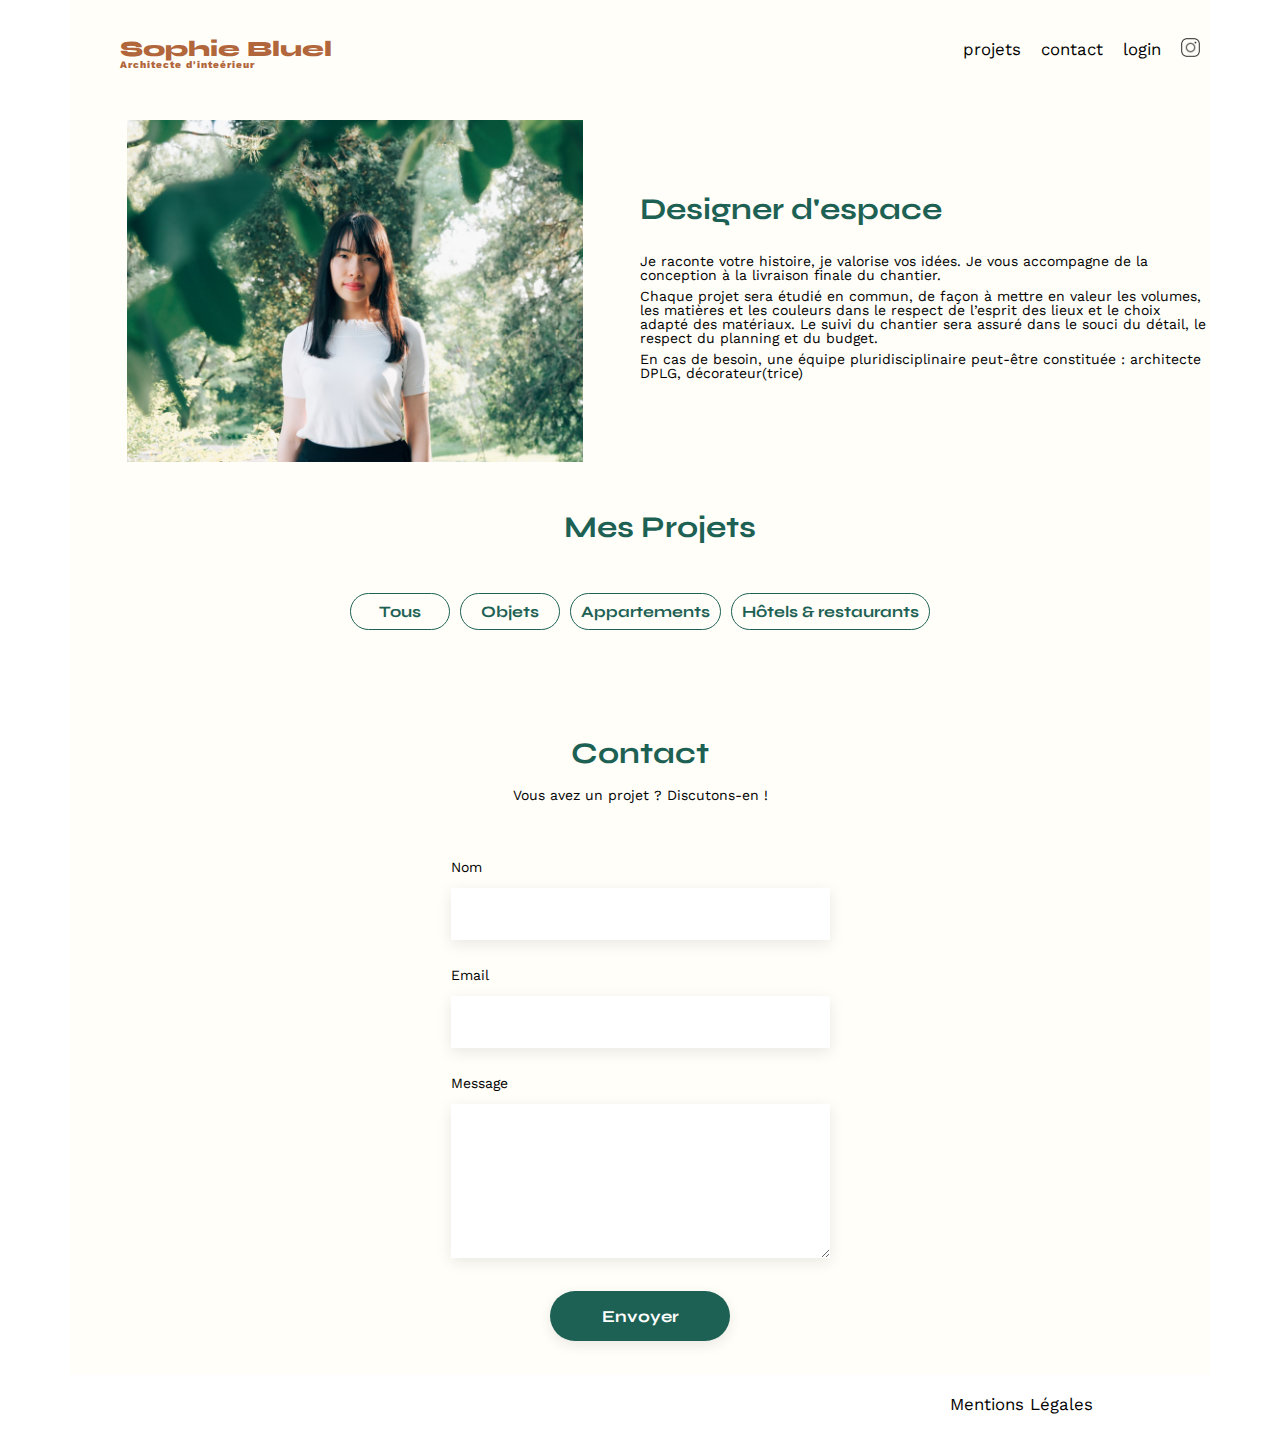
<file: FrontEnd/index.html>
<!DOCTYPE html>
<html lang="fr">
<head>
	<meta charset="UTF-8">
	<title>Sophie Bluel - Architecte d'intérieur</title>
	<meta name="viewport" content="width=device-width, initial-scale=1.0">
	<link rel="preconnect" href="https://fonts.googleapis.com">
	<link rel="preconnect" href="https://fonts.gstatic.com" crossorigin>
	<link href="https://fonts.googleapis.com/css2?family=Syne:wght@400;700;800&family=Work+Sans:wght@100;400;500&display=swap" rel="stylesheet">
	<meta name="description" content="">
	<link rel="stylesheet" href="./assets/style.css">
</head>
<body>
<header>
	<section class="admin publish">
		<div class="modify">
			<svg width="19" height="19" viewBox="0 0 19 19" fill="none" xmlns="http://www.w3.org/2000/svg">
				<path d="M8.90827 5.6194L7.0677 7.45996C6.3896 8.13807 5.70762 8.81617 5.03339 9.50203C4.87452 9.66477 4.7544 9.88177 4.7079 10.0949C4.46378 11.2147 4.22741 12.3346 3.99104 13.4544L3.8593 14.0744C3.7973 14.3766 3.87867 14.6789 4.08404 14.8842C4.24291 15.0431 4.46378 15.1322 4.69627 15.1322C4.76214 15.1322 4.82802 15.1245 4.89389 15.1129L5.57587 14.9695C6.66084 14.7409 7.74968 14.5084 8.83465 14.2836C9.08652 14.2294 9.29963 14.117 9.48175 13.9349C12.5274 10.8854 15.5731 7.8397 18.6187 4.79792C18.8435 4.57318 18.9675 4.30581 18.9985 3.97645C19.0023 3.9222 18.9985 3.86795 18.9868 3.81758C18.9675 3.74008 18.952 3.65871 18.9326 3.58121C18.89 3.38359 18.8435 3.15885 18.7505 2.94185C18.1809 1.63989 17.2354 0.709921 15.9412 0.186812C15.6816 0.0821901 15.4065 0.0473162 15.1662 0.0163172L15.1003 0.00856739C14.7516 -0.0340563 14.4339 0.0821901 14.1587 0.361182C12.415 2.11263 10.6597 3.86795 8.90827 5.6194ZM14.9725 0.942414C14.9802 0.942414 14.9841 0.942414 14.9918 0.942414L15.0577 0.950164C15.2592 0.973413 15.4452 0.996662 15.5924 1.05866C16.6464 1.4849 17.4214 2.24437 17.8903 3.31384C17.9445 3.43784 17.9794 3.59671 18.0142 3.76333C18.0259 3.82533 18.0414 3.88732 18.053 3.94932C18.0375 4.01907 18.0104 4.06557 17.9561 4.11594C14.9066 7.15772 11.8609 10.2073 8.81527 13.2529C8.7649 13.3033 8.7184 13.3265 8.64865 13.342C7.55981 13.5707 6.47484 13.7993 5.386 14.0279L4.81252 14.148L4.92102 13.6404C5.15738 12.5244 5.39375 11.4046 5.63399 10.2886C5.64174 10.2538 5.67274 10.1995 5.70762 10.1608C6.38185 9.47878 7.05608 8.80067 7.73418 8.12644L9.57475 6.28588C11.3301 4.53055 13.0854 2.77523 14.8368 1.01604C14.9105 0.954039 14.9453 0.942414 14.9725 0.942414Z" fill="white"/>
				<path d="M1.50733 4.22446H8.27287C8.53637 4.22446 8.74949 4.01134 8.74949 3.74785C8.74949 3.48436 8.53637 3.27124 8.27287 3.27124H1.50733C0.67423 3.27124 0 3.94934 0 4.77857V17.4649C0 18.298 0.678105 18.9723 1.50733 18.9723H14.1898C15.0229 18.9723 15.6972 18.2942 15.6972 17.4649V10.9745C15.6972 10.711 15.484 10.4979 15.2205 10.4979C14.957 10.4979 14.7439 10.711 14.7439 10.9745V17.4649C14.7439 17.7711 14.4921 18.0229 14.1859 18.0229H1.50733C1.20121 18.0229 0.949346 17.7711 0.949346 17.4649V4.78244C0.949346 4.47633 1.20121 4.22446 1.50733 4.22446Z" fill="white"/>
				</svg>				
			<p class="white">Mode édition</p>
		</div>
		<button id="publish-button">publier les changements</button>
	</section>
	<div class="title-nav">
		<h1>Sophie Bluel <span>Architecte d'inteérieur</span></h1>
		<nav>
			<ul>
				<li><a href="#projects">projets</a></li>
				<li><a href="#contact">contact</a></li>
				<li class="logout" id="login"><a href="login.html">login</a></li>
				<li class="admin" id="logout">logout</li>
				<li><a href="#"><img class="insta" src="./assets/icons/instagram.png" alt="Instagram"></a></li>
			</ul>
		</nav>
	</div>
</header>
<main>
	<section id="introduction">
		<figure>
			<img src="./assets/images/sophie-bluel.png" alt="">
		</figure>
		<article>
			<h2>Designer d'espace</h2>
			<p>Je raconte votre histoire, je valorise vos idées. Je vous accompagne de la conception à la livraison finale du chantier.</p>
			<p>Chaque projet sera étudié en commun, de façon à mettre en valeur les volumes, les matières et les couleurs dans le respect de l’esprit des lieux et le choix adapté des matériaux. Le suivi du chantier sera assuré dans le souci du détail, le respect du planning et du budget.</p>
			<p>En cas de besoin, une équipe pluridisciplinaire peut-être constituée : architecte DPLG, décorateur(trice)</p>
		</article>
	</section>
	<a href="#" class="admin modify intro">
		<svg width="18" height="18" viewBox="0 0 18 18" fill="none" xmlns="http://www.w3.org/2000/svg">
			<path d="M8.43856 5.32321L6.69501 7.06676C6.05264 7.70912 5.40661 8.35149 4.76792 9.00119C4.61742 9.15536 4.50363 9.36091 4.45958 9.5628C4.22833 10.6236 4.00442 11.6844 3.78051 12.7452L3.65571 13.3325C3.59698 13.6189 3.67407 13.9052 3.86861 14.0997C4.01911 14.2502 4.22833 14.3346 4.44857 14.3346C4.51097 14.3346 4.57337 14.3273 4.63577 14.3163L5.28181 14.1805C6.30959 13.9639 7.34104 13.7437 8.36882 13.5308C8.60741 13.4794 8.8093 13.3729 8.98182 13.2004C11.8669 10.3116 14.7521 7.42648 17.6372 4.54503C17.8501 4.33213 17.9676 4.07886 17.9969 3.76685C18.0006 3.71546 17.9969 3.66408 17.9859 3.61636C17.9676 3.54294 17.9529 3.46586 17.9345 3.39245C17.8941 3.20525 17.8501 2.99235 17.762 2.78679C17.2224 1.55346 16.3268 0.672502 15.1008 0.176965C14.8548 0.077858 14.5942 0.0448222 14.3667 0.0154571L14.3043 0.00811581C13.9739 -0.0322613 13.6729 0.077858 13.4123 0.342144C11.7605 2.00127 10.0977 3.66408 8.43856 5.32321ZM14.1831 0.892741C14.1905 0.892741 14.1941 0.892741 14.2015 0.892741L14.2639 0.900082C14.4547 0.922106 14.6309 0.94413 14.7704 1.00286C15.7688 1.40663 16.503 2.12608 16.9471 3.13917C16.9985 3.25663 17.0315 3.40713 17.0646 3.56497C17.0756 3.6237 17.0903 3.68243 17.1013 3.74116C17.0866 3.80723 17.0609 3.85128 17.0095 3.899C14.1207 6.78045 11.2356 9.66925 8.35047 12.5544C8.30275 12.6021 8.2587 12.6241 8.19263 12.6388C7.16118 12.8554 6.1334 13.0719 5.10195 13.2885L4.55869 13.4023L4.66147 12.9214C4.88538 11.8643 5.10929 10.8035 5.33687 9.74633C5.34421 9.71329 5.37357 9.6619 5.40661 9.6252C6.0453 8.97917 6.68399 8.3368 7.32636 7.69811L9.06991 5.95456C10.7327 4.29176 12.3955 2.62895 14.0546 0.962483C14.1244 0.903753 14.1574 0.892741 14.1831 0.892741Z" fill="black"/>
			<path d="M1.42788 4.00179H7.83682C8.08643 4.00179 8.28831 3.79991 8.28831 3.55031C8.28831 3.3007 8.08643 3.09882 7.83682 3.09882H1.42788C0.638692 3.09882 0 3.74118 0 4.5267V16.5444C0 17.3336 0.642363 17.9723 1.42788 17.9723H13.4419C14.2311 17.9723 14.8698 17.3299 14.8698 16.5444V10.3961C14.8698 10.1465 14.6679 9.94456 14.4183 9.94456C14.1687 9.94456 13.9668 10.1465 13.9668 10.3961V16.5444C13.9668 16.8344 13.7282 17.073 13.4382 17.073H1.42788C1.1379 17.073 0.899308 16.8344 0.899308 16.5444V4.53037C0.899308 4.24039 1.1379 4.00179 1.42788 4.00179Z" fill="black"/>
		</svg>							
		<p class="black">modifier</p>
	</a>
	<section id="portfolio">
		<div class="title-projects">	
			<h2 id="projects">Mes Projets</h2>
			<a href="#" class="admin modify" id="modify-gallery">
				<svg width="18" height="18" viewBox="0 0 18 18" fill="none" xmlns="http://www.w3.org/2000/svg">
					<path d="M8.43856 5.32321L6.69501 7.06676C6.05264 7.70912 5.40661 8.35149 4.76792 9.00119C4.61742 9.15536 4.50363 9.36091 4.45958 9.5628C4.22833 10.6236 4.00442 11.6844 3.78051 12.7452L3.65571 13.3325C3.59698 13.6189 3.67407 13.9052 3.86861 14.0997C4.01911 14.2502 4.22833 14.3346 4.44857 14.3346C4.51097 14.3346 4.57337 14.3273 4.63577 14.3163L5.28181 14.1805C6.30959 13.9639 7.34104 13.7437 8.36882 13.5308C8.60741 13.4794 8.8093 13.3729 8.98182 13.2004C11.8669 10.3116 14.7521 7.42648 17.6372 4.54503C17.8501 4.33213 17.9676 4.07886 17.9969 3.76685C18.0006 3.71546 17.9969 3.66408 17.9859 3.61636C17.9676 3.54294 17.9529 3.46586 17.9345 3.39245C17.8941 3.20525 17.8501 2.99235 17.762 2.78679C17.2224 1.55346 16.3268 0.672502 15.1008 0.176965C14.8548 0.077858 14.5942 0.0448222 14.3667 0.0154571L14.3043 0.00811581C13.9739 -0.0322613 13.6729 0.077858 13.4123 0.342144C11.7605 2.00127 10.0977 3.66408 8.43856 5.32321ZM14.1831 0.892741C14.1905 0.892741 14.1941 0.892741 14.2015 0.892741L14.2639 0.900082C14.4547 0.922106 14.6309 0.94413 14.7704 1.00286C15.7688 1.40663 16.503 2.12608 16.9471 3.13917C16.9985 3.25663 17.0315 3.40713 17.0646 3.56497C17.0756 3.6237 17.0903 3.68243 17.1013 3.74116C17.0866 3.80723 17.0609 3.85128 17.0095 3.899C14.1207 6.78045 11.2356 9.66925 8.35047 12.5544C8.30275 12.6021 8.2587 12.6241 8.19263 12.6388C7.16118 12.8554 6.1334 13.0719 5.10195 13.2885L4.55869 13.4023L4.66147 12.9214C4.88538 11.8643 5.10929 10.8035 5.33687 9.74633C5.34421 9.71329 5.37357 9.6619 5.40661 9.6252C6.0453 8.97917 6.68399 8.3368 7.32636 7.69811L9.06991 5.95456C10.7327 4.29176 12.3955 2.62895 14.0546 0.962483C14.1244 0.903753 14.1574 0.892741 14.1831 0.892741Z" fill="black"/>
					<path d="M1.42788 4.00179H7.83682C8.08643 4.00179 8.28831 3.79991 8.28831 3.55031C8.28831 3.3007 8.08643 3.09882 7.83682 3.09882H1.42788C0.638692 3.09882 0 3.74118 0 4.5267V16.5444C0 17.3336 0.642363 17.9723 1.42788 17.9723H13.4419C14.2311 17.9723 14.8698 17.3299 14.8698 16.5444V10.3961C14.8698 10.1465 14.6679 9.94456 14.4183 9.94456C14.1687 9.94456 13.9668 10.1465 13.9668 10.3961V16.5444C13.9668 16.8344 13.7282 17.073 13.4382 17.073H1.42788C1.1379 17.073 0.899308 16.8344 0.899308 16.5444V4.53037C0.899308 4.24039 1.1379 4.00179 1.42788 4.00179Z" fill="black"/>
				</svg>							
				<p class="black">modifier</p>
			</a>
		</div>
		<div class="filters">
			<button class="btn all">Tous</button>
			<button class="btn objects">Objets</button>
			<button class="btn apartments">Appartements</button>
			<button class="btn hotels">Hôtels & restaurants</button>
		</div>
		<div class="gallery">
		</div>
	</section>
	<section id="contact">
		<h2>Contact</h2>
		<p>Vous avez un projet ? Discutons-en !</p>
		<form action="#" method="post">
			<label for="name">Nom</label>
			<input type="text" name="name" id="name">
			<label for="email">Email</label>
			<input type="email" name="email" id="email">
			<label for="message">Message</label>
			<textarea name="message" id="message" cols="30" rows="10"></textarea>
			<input type="submit" value="Envoyer">
		</form>
	</section>
</main>
<footer>
	<nav>
		<ul>
			<li>Mentions Légales</li>
		</ul>
	</nav>
</footer>
<section id="modal">
	<div class="modal-wrapper">
		<svg id="close" width="14" height="14" viewBox="0 0 14 14" fill="none" xmlns="http://www.w3.org/2000/svg">
			<path d="M8.41 7L12.71 2.71C12.8983 2.5217 13.0041 2.2663 13.0041 2C13.0041 1.7337 12.8983 1.47831 12.71 1.29C12.5217 1.1017 12.2663 0.995911 12 0.995911C11.7337 0.995911 11.4783 1.1017 11.29 1.29L7 5.59L2.71 1.29C2.5217 1.1017 2.2663 0.995911 2 0.995911C1.7337 0.995911 1.4783 1.1017 1.29 1.29C1.1017 1.47831 0.995908 1.7337 0.995908 2C0.995908 2.2663 1.1017 2.5217 1.29 2.71L5.59 7L1.29 11.29C1.19627 11.383 1.12188 11.4936 1.07111 11.6154C1.02034 11.7373 0.994202 11.868 0.994202 12C0.994202 12.132 1.02034 12.2627 1.07111 12.3846C1.12188 12.5064 1.19627 12.617 1.29 12.71C1.38296 12.8037 1.49356 12.8781 1.61542 12.9289C1.73728 12.9797 1.86799 13.0058 2 13.0058C2.13201 13.0058 2.26272 12.9797 2.38458 12.9289C2.50644 12.8781 2.61704 12.8037 2.71 12.71L7 8.41L11.29 12.71C11.383 12.8037 11.4936 12.8781 11.6154 12.9289C11.7373 12.9797 11.868 13.0058 12 13.0058C12.132 13.0058 12.2627 12.9797 12.3846 12.9289C12.5064 12.8781 12.617 12.8037 12.71 12.71C12.8037 12.617 12.8781 12.5064 12.9289 12.3846C12.9797 12.2627 13.0058 12.132 13.0058 12C13.0058 11.868 12.9797 11.7373 12.9289 11.6154C12.8781 11.4936 12.8037 11.383 12.71 11.29L8.41 7Z" fill="black"/>
		</svg>
		<h3>Galerie photo</h3>
		<div class="foto-wrapper">
		</div>
		<button class="add-foto-galery">Ajouter une photo</button>
		<a class="delete-gallery" href="#">Supprimer la galerie</a>
	</div>
	<div class="add-foto-wrapper">
		<div class="icon">
			<svg id="arrow-back" width="21" height="15" viewBox="0 0 21 15" fill="none" xmlns="http://www.w3.org/2000/svg">
				<path d="M20.3459 6.91164H2.14392L7.58919 1.48731C7.84495 1.23155 7.84495 0.817527 7.58919 0.562423C7.33343 0.306666 6.9194 0.306666 6.6643 0.562423L0.188882 7.03724C-0.0629605 7.28908 -0.0629605 7.71028 0.188882 7.96213L6.66436 14.4376C6.92011 14.6934 7.33414 14.6934 7.58924 14.4376C7.845 14.1818 7.845 13.7678 7.58924 13.5127L2.14392 8.21979H20.3459C20.7069 8.21979 20.9999 7.92673 20.9999 7.56571C20.9999 7.2047 20.7069 6.91164 20.3459 6.91164Z" fill="black"/>
			</svg>
			<svg id="close-add-foto" width="14" height="14" viewBox="0 0 14 14" fill="none" xmlns="http://www.w3.org/2000/svg">
				<path d="M8.41 7L12.71 2.71C12.8983 2.5217 13.0041 2.2663 13.0041 2C13.0041 1.7337 12.8983 1.47831 12.71 1.29C12.5217 1.1017 12.2663 0.995911 12 0.995911C11.7337 0.995911 11.4783 1.1017 11.29 1.29L7 5.59L2.71 1.29C2.5217 1.1017 2.2663 0.995911 2 0.995911C1.7337 0.995911 1.4783 1.1017 1.29 1.29C1.1017 1.47831 0.995908 1.7337 0.995908 2C0.995908 2.2663 1.1017 2.5217 1.29 2.71L5.59 7L1.29 11.29C1.19627 11.383 1.12188 11.4936 1.07111 11.6154C1.02034 11.7373 0.994202 11.868 0.994202 12C0.994202 12.132 1.02034 12.2627 1.07111 12.3846C1.12188 12.5064 1.19627 12.617 1.29 12.71C1.38296 12.8037 1.49356 12.8781 1.61542 12.9289C1.73728 12.9797 1.86799 13.0058 2 13.0058C2.13201 13.0058 2.26272 12.9797 2.38458 12.9289C2.50644 12.8781 2.61704 12.8037 2.71 12.71L7 8.41L11.29 12.71C11.383 12.8037 11.4936 12.8781 11.6154 12.9289C11.7373 12.9797 11.868 13.0058 12 13.0058C12.132 13.0058 12.2627 12.9797 12.3846 12.9289C12.5064 12.8781 12.617 12.8037 12.71 12.71C12.8037 12.617 12.8781 12.5064 12.9289 12.3846C12.9797 12.2627 13.0058 12.132 13.0058 12C13.0058 11.868 12.9797 11.7373 12.9289 11.6154C12.8781 11.4936 12.8037 11.383 12.71 11.29L8.41 7Z" fill="black"/>
			</svg>
		</div>
		<h3>Ajout photo</h3>
		<form id="add-form" action="#" method="post">
			<div class="add-foto">
				<svg class="mask-foto" width="58" height="46" viewBox="0 0 58 46" fill="none" xmlns="http://www.w3.org/2000/svg">
						<path d="M57 0H1C0.448 0 0 0.447 0 1V45C0 45.553 0.448 46 1 46H57C57.552 46 58 45.553 58 45V1C58 0.447 57.552 0 57 0ZM56 44H2V2H56V44Z" fill="#B9C5CC"/>
						<path d="M16 22.138C19.071 22.138 21.569 19.64 21.569 16.57C21.569 13.498 19.071 11 16 11C12.929 11 10.431 13.498 10.431 16.569C10.431 19.64 12.929 22.138 16 22.138ZM16 13C17.968 13 19.569 14.602 19.569 16.569C19.569 18.536 17.968 20.138 16 20.138C14.032 20.138 12.431 18.537 12.431 16.57C12.431 14.603 14.032 13 16 13Z" fill="#B9C5CC"/>
						<path d="M7.00004 40C7.23404 40 7.47004 39.918 7.66004 39.751L23.973 25.389L34.275 35.69C34.666 36.081 35.298 36.081 35.689 35.69C36.08 35.299 36.08 34.667 35.689 34.276L30.882 29.469L40.063 19.415L51.324 29.738C51.731 30.111 52.364 30.083 52.737 29.676C53.11 29.269 53.083 28.636 52.675 28.263L40.675 17.263C40.479 17.084 40.218 16.995 39.955 17.001C39.69 17.013 39.44 17.13 39.261 17.326L29.467 28.053L24.724 23.31C24.35 22.937 23.752 22.918 23.356 23.266L6.33904 38.249C5.92404 38.614 5.88404 39.246 6.24904 39.661C6.44704 39.886 6.72304 40 7.00004 40Z" fill="#B9C5CC"/>
				</svg>
				<input id="file" class="add-button" type="file" accept="image/jpeg, image/png, image/jpg">
				<label for="file" class="add-button mask-foto">+ Ajouter photo</label>
				<p class="mask-foto">jpg, png : 4mo max</p>
			</div>
			<label for="title">Titre</label>
			<input class="input" type="text" required="required" id="title">
			<label for="category">Catégorie</label>
			<select class="input"required="required" id="category">
				<option value="nothing" ></option>
				<option value="1">Objets</option>
				<option value="2">Appartements</option>
				<option value="3">Hôtels & restaurants</option>
			</select>
			<span id="border"></span>
			<button id="validate" class="inactive" type="submit" >Valider</button> 
		</form>
	</div>
</section>

<script type="module" src="http://127.0.0.1:5500/FrontEnd/works.js"></script>
</body>
</html>
</file>
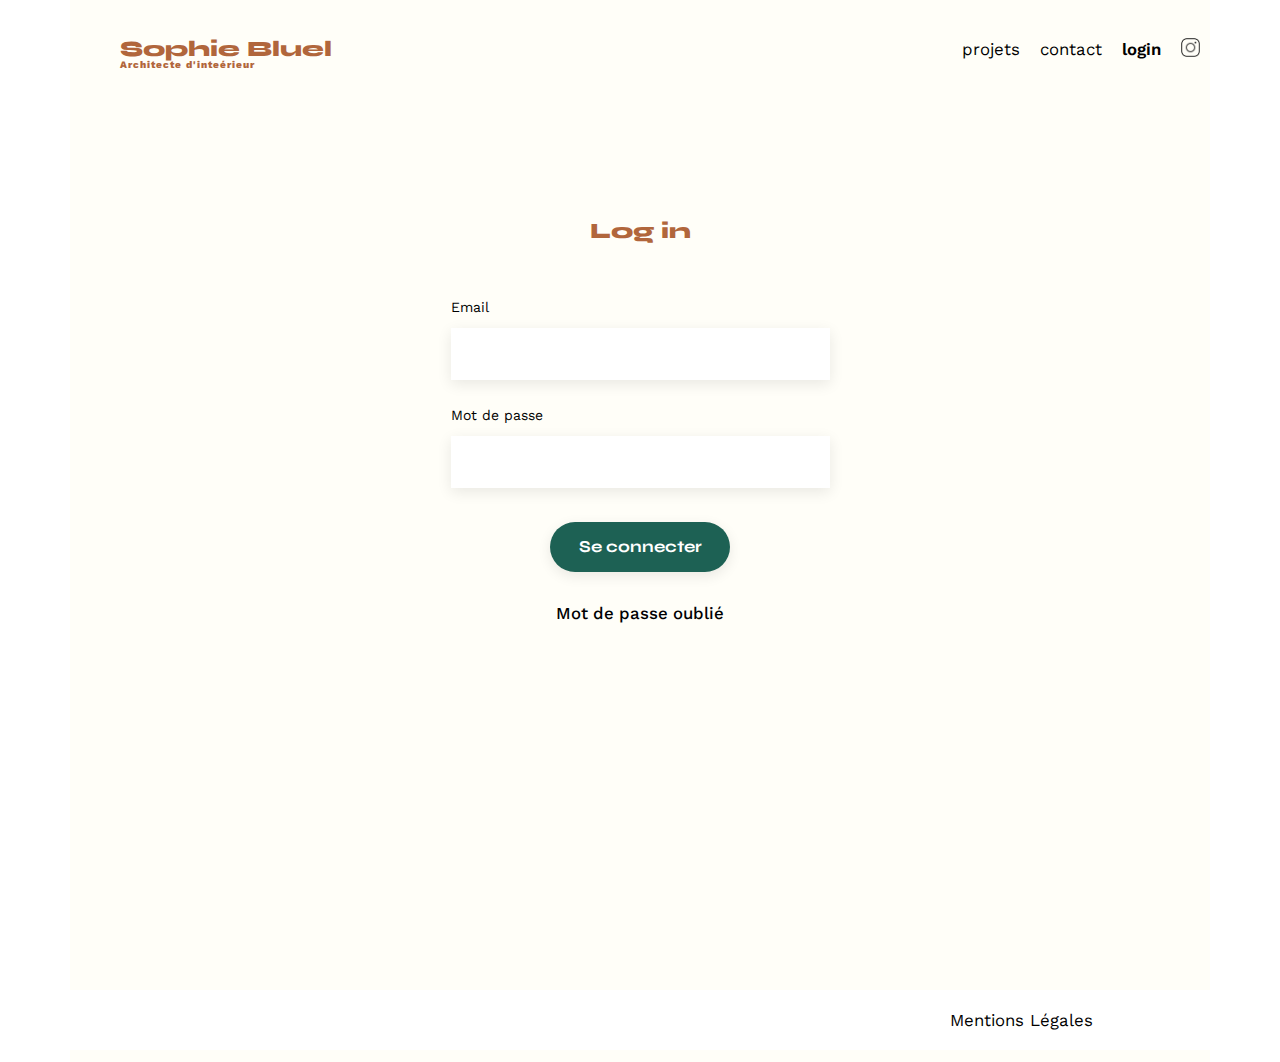
<file: FrontEnd/login.html>
<!DOCTYPE html>
<html lang="fr">
<head>
	<meta charset="UTF-8">
	<title>Sophie Bluel - Architecte d'intérieur</title>
	<meta name="viewport" content="width=device-width, initial-scale=1.0">
	<link rel="preconnect" href="https://fonts.googleapis.com">
	<link rel="preconnect" href="https://fonts.gstatic.com" crossorigin>
	<link href="https://fonts.googleapis.com/css2?family=Syne:wght@700;800&family=Work+Sans&display=swap" rel="stylesheet">
	<meta name="description" content="">
	<link rel="stylesheet" href="./assets/style.css">
</head>
<body class="login-page">
<header>
	<div class="title-nav">
		<h1>Sophie Bluel <span>Architecte d'inteérieur</span></h1>
		<nav>
			<ul>
				<li><a href="index.html#projects">projets</a></li>
				<li><a href="index.html#contact">contact</a></li>
				<li><a id="login-admin" href="login.html">login</a></li>
				<li><a href="#"><img class="insta" src="./assets/icons/instagram.png" alt="Instagram"></a></li>
			</ul>
		</nav>
	</div>
	</header>
<main class="login">
    <h1 id="login-title">Log in</h1>
    <form class="form-connexion" >
        <label for="email">Email</label>
        <input type="email" name="email" id="email">
		<b class="email-error"></b>
        <label for="password">Mot de passe</label>
        <input type="password" name="password" id="password">
        <b class="password-error"></b>
		<input type="submit" value="Se connecter">
    </form>
	<p><a class="login" href="#">Mot de passe oublié</a></p>
</main>
<footer>
	<nav>
		<ul>
			<li>Mentions Légales</li>
		</ul>
	</nav>
</footer>
<script type="module" src="http://127.0.0.1:5500/FrontEnd/login.js"></script>
</body>
</html>
</file>
<file: FrontEnd/assets/style.css>
/* http://meyerweb.com/eric/tools/css/reset/
   v2.0 | 20110126
   License: none (public domain)
*/

html, body, div, span, applet, object, iframe,
h1, h2, h3, h4, h5, h6, p, blockquote, pre,
a, abbr, acronym, address, big, cite, code,
del, dfn, em, img, ins, kbd, q, s, samp,
small, strike, strong, sub, sup, tt, var,
b, u, i, center,
dl, dt, dd, ol, ul, li,
fieldset, form, label, legend,
table, caption, tbody, tfoot, thead, tr, th, td,
article, aside, canvas, details, embed,
figure, figcaption, footer, header, hgroup,
menu, nav, output, ruby, section, summary,
time, mark, audio, video {
	margin: 0;
	padding: 0;
	border: 0;
	font-size: 100%;
	font: inherit;
	vertical-align: baseline;
}
/* HTML5 display-role reset for older browsers */
article, aside, details, figcaption, figure,
footer, header, hgroup, menu, nav, section {
	display: block;
}
html{
	background-color: white;
}
body {
	line-height: 1;
}
ol, ul {
	list-style: none;
}
blockquote, q {
	quotes: none;
}
blockquote:before, blockquote:after,
q:before, q:after {
	content: '';
	content: none;
}
table {
	border-collapse: collapse;
	border-spacing: 0;
}
/** end reset css**/
a {
	text-decoration: none;
	color: black;
}
body {
	max-width: 1140px;
	margin:auto;
	padding-top: 38px;
	font-family: 'Work Sans' ;
	font-size: 14px;
	background-color: #FFFEF8;
}
.title-nav {
	display: flex;
	justify-content: space-between;
	padding: 0 0 0 50px;
}
section {
	margin: 50px 0 0 0
}

h1{
	display: flex;
	flex-direction: column;
	font-family: 'Syne';
	font-size: 22px;
	font-weight: 800;
	color: #B1663C
}

h1 > span {
	font-family: 'Work Sans';
	font-size:10px;
	letter-spacing: 0.1em;
;
}

h2{
	font-family: 'Syne';
	font-weight: 700;
	font-size: 30px;
	color: #1D6154
}
nav ul {
	display: flex;
	align-items: center;
	list-style-type: none;
}
nav li {
	padding: 0 10px;
	font-size: 1.2em;
}
img.insta {
	width: 19.36px;
	height: 19.36px;
}

li a:hover {
	color: #B1663C;
}
#logout:hover {
	color: #B1663C;
	cursor: pointer;
}

#introduction {
	display: flex;
	align-items: center;
}
#introduction figure {
	flex: 1
}
#introduction img {
	display: block;
	margin: auto;
	width: 80%;
}

#introduction article {
	flex: 1
}
#introduction h2 {
	margin-bottom: 1em;
}

#introduction p {
	margin-bottom: 0.5em;
}
#portfolio h2 {
	text-align: center;
}
.filters {
	padding-bottom: 51px;
	display: flex;
	justify-content: center;
	gap: 10px;
}
.btn {
	background-color: inherit;
	min-width: 100px;
	height: 37px;
	font-family: Syne;
	padding: 0 10px 0 10px;
	color: #1D6154;
	font-size: 16px;
	font-weight: 700;
	border: 1px solid #1D6154;
	border-radius: 60px;
}
.btn:hover {
	background-color: #1D6154;
	color: white;
}
.btn:focus {
	background-color: #1D6154;
	color: white;
}
.gallery {
	width: 100%;
	display: grid;
	grid-template-columns: 1fr 1fr 1fr;
	grid-column-gap: 20px;
	grid-row-gap: 20px;
}

.gallery img {
	width: 100%;

}
#contact{
	padding-top: 57px;
}
#contact,
.login {
	width: 379px;
	margin: auto;
}
#contact > * {
	text-align: center;

}
#contact h2{
	margin-bottom: 20px;
}
#contact form,
.login form {
	text-align: left;
	margin-top:30px;
	display: flex;
	flex-direction: column;
}

#contact input,
.login input {
	height: 50px;
	font-size: 1.2em;
	border: none;
	box-shadow: 0px 4px 14px rgba(0, 0, 0, 0.09);
}
#contact label,
.login label {
	margin: 2em 0 1em 0;
}
#contact textarea,
.login textarea {
	border: none;
	box-shadow: 0px 4px 14px rgba(0, 0, 0, 0.09);
}

input[type="submit"] {
	border-width: 0;
	font-family: 'Syne';
	font-weight: 700;
	color: white;
	background-color: #1D6154;
	margin : 2em auto ;
	width: 180px;
	text-align: center;
	border-radius: 60px ;
}

input[type="submit"]:hover {
	cursor: pointer;
}

footer {
	background-color: white;
	height: 60px;
	display: flex;
	justify-content: flex-end;
	align-items: center;
}

footer nav ul {
	display: flex;
	justify-content: flex-end;
	padding-right: 107px ;
}

/* ................Log in.................... */

.login-page {
	height: 1024px;
}

#login-title {
	padding-top: 150px;
	text-align: center;
}
.login a {
	font-size: 1.2em;
	font-weight: 500;
	margin: auto;
}
.login p {
	text-align: center;
	padding-bottom: 368px;
}

.email-error,
.password-error {
	color: red;
}

/* ..............Admin................. */
#login-admin {
	font-weight: 600;
}
.publish {
	height: 59px;
	background-color: black;
	margin: 0;
	margin-bottom: 38px;
	display: flex;
	justify-content: center;
	align-items: center;
}
.publish button {
	min-width: 100px;
	height: 37px;
	font-family: "Work Sans" ;
	padding: 0 10px 0 10px;
	color: black;
	background-color: rgb(255, 255, 255);
	font-size: 14px;
	font-weight: 500;
	border: 1px solid white;
	border-radius: 60px;
	margin-left: 20px;
}
.publish button:hover{
	cursor: pointer;
}
.modify {
	display: flex;
	align-items: center;
}
.modify p {
	padding-left: 9px;
}
.white {
	color: white;
}
.black {
	color: black;
}
.intro {
	margin:13px 1000px 0 5%;
}
.title-projects {
	margin-bottom: 51px;
	margin-left: 43.3%;
	display: flex;
	align-items: center;
	gap: 31px;
}
.admin {
	display: none;
}

/* ..........Modal........ */

#modal {
	visibility: hidden;
	position: fixed;
	top: 0;
	left: 0;
	width: 100%;
	height: 100%;
	margin: 0;
	background: rgba(0, 0, 0, 0.3);
	display: flex;
	justify-content: center;
	align-items: center ;
}
/* ..........Modal galerie........ */

.modal-wrapper {
	box-sizing: border-box;
	width: 630px;
	height: 731px;
	padding: 32px 36px;
	background: #FFFFFF;
	border-radius: 10px;
	display: flex;
	flex-direction: column;
}

#close {
	margin-left: 546px;
}
#close:hover{
	cursor: pointer;
}
.modal-wrapper h3 {
	text-align: center;
	font-family: "Work Sans";
	font-weight: 400;
	font-size: 26px;
	padding-top: 16px;
}
.foto-wrapper {
	width: auto;
	height: 433px;
	margin: 36px 57px 0 57px;
	border-bottom: 1px solid #B3B3B3;
	display: grid;
	grid-template-columns: 1fr 1fr 1fr 1fr 1fr;
	grid-column-gap: 7px;
	grid-row-gap: 10px;
}
.foto-wrapper img {
	width: 100%;
}
.foto-wrapper .move {
	width: auto;
	position: absolute;
	margin-top: -122px;
	margin-left: 39.75px;	
}
.move:hover {
	cursor: pointer;
}
.foto-wrapper .trash {
	width: auto;
	position: absolute;
	margin-top: -122px;
	margin-left: 59.75px;
}
.trash:hover {
	cursor: pointer;
}
.modal-wrapper button {
	font-family: 'Syne';
	font-weight: 700 ;
	font-size: 14px ;
	border-width: 0 ;
	color: white ;
	background-color: #1D6154 ;
	margin: 38px auto 23px auto ;
	width: 237px ;
	height: 36px ;
	text-align: center ;
	border-radius: 60px ;
}
.modal-wrapper button:hover {
	cursor: pointer;
}
.modal-wrapper a {
	margin: 0 auto 0 auto;
	text-align: center;
	font-family: "Syne";
	font-weight: 400;
	font-size: 14px;
	font-style: normal;
	color: #D65353;
}

/* ..........Modal ajout photo........ */

.add-foto-wrapper {
	box-sizing: border-box;
	width: 630px;
	height: 670px;
	padding: 30px 30px 55px 30px;
	background: #FFFFFF;
	border-radius: 10px;
	display: none;
	flex-direction: column;
	justify-content: flex-start;
	align-items: center;
}
.icon {
	width: 100%;
	display: flex;
	justify-content: space-between;
	margin-bottom: 16px;
}
.icon svg:hover {
	cursor: pointer;
}

.add-foto-wrapper h3 {
	font-family: 'Work Sans';
	font-weight: 400;
	font-size: 26px;
	margin-bottom: 36px;
}
#add-form {
	width: 420px;
	height: 489px;
	display: flex;
	flex-direction: column;
	justify-content: space-between;
	align-items: center;
}
.add-foto {
	box-sizing: border-box;
	width: 420px;
	height: 169px;
	margin-bottom: 30px;
	background-color: #E8F1F6;
	border-radius: 3px;
	display: flex;
	flex-direction: column;
	justify-content: space-between;
	align-items: center;
}
.add-foto img {
	height: 169px;
	object-fit: contain;
}
.mask-foto {
	display: inline;
}
.add-foto svg {
	margin: 28px;
	margin-bottom: 21px;
}
.add-button {
	box-sizing: border-box;
	width: 173px;
	height: 36px;
	border: none;
	background-color: #CBD6DC;
	border-radius: 60px;
	margin-bottom: 7px;
	font-family: 'Work Sans';
	font-weight: 500;
	font-size: 14px;
	color: #306685;
	text-align: center;
	padding-top: 10px;
}
.add-button:hover {
	cursor: pointer;
}
#file {
	display: none;
}
.add-foto p {
	margin-bottom: 19px;
	font-family: 'Work Sans';
	font-weight: 400;
	font-size: 10px;
}

.add-foto-wrapper form .input {
	width: 100%;
	height: 51px;
	margin-bottom: 21px;
	border: none;
	box-shadow: 0px 4px 14px rgba(0, 0, 0, 0.09);
	font-family: 'Work Sans';
	font-weight: 400;
	font-size: 14px;
	color: #444444;
}
.add-foto-wrapper form label {
	margin-bottom: 10px;
	font-family: 'Work Sans';
	font-weight: 500;
	font-size: 14px;
}
label[for="title"], label[for="category"] {
	width: 100%;
}
#border {
	width: 100%;
	border-bottom:  1px solid #B3B3B3;
	margin-bottom: 32px;
	margin-top: 26px;
}
#validate {
	box-sizing: border-box;
	width: 237px;
	height: 39px;
	border-radius: 60px;
	border: none;
	font-family: 'Syne';
	font-weight: 700;
	font-size: 14px;
	color: #FFFFFF;
}
.inactive {
	background: #A7A7A7;
}
.active {
	background: #1D6154;
}
.active:hover {
	cursor: pointer;
}
</file>
